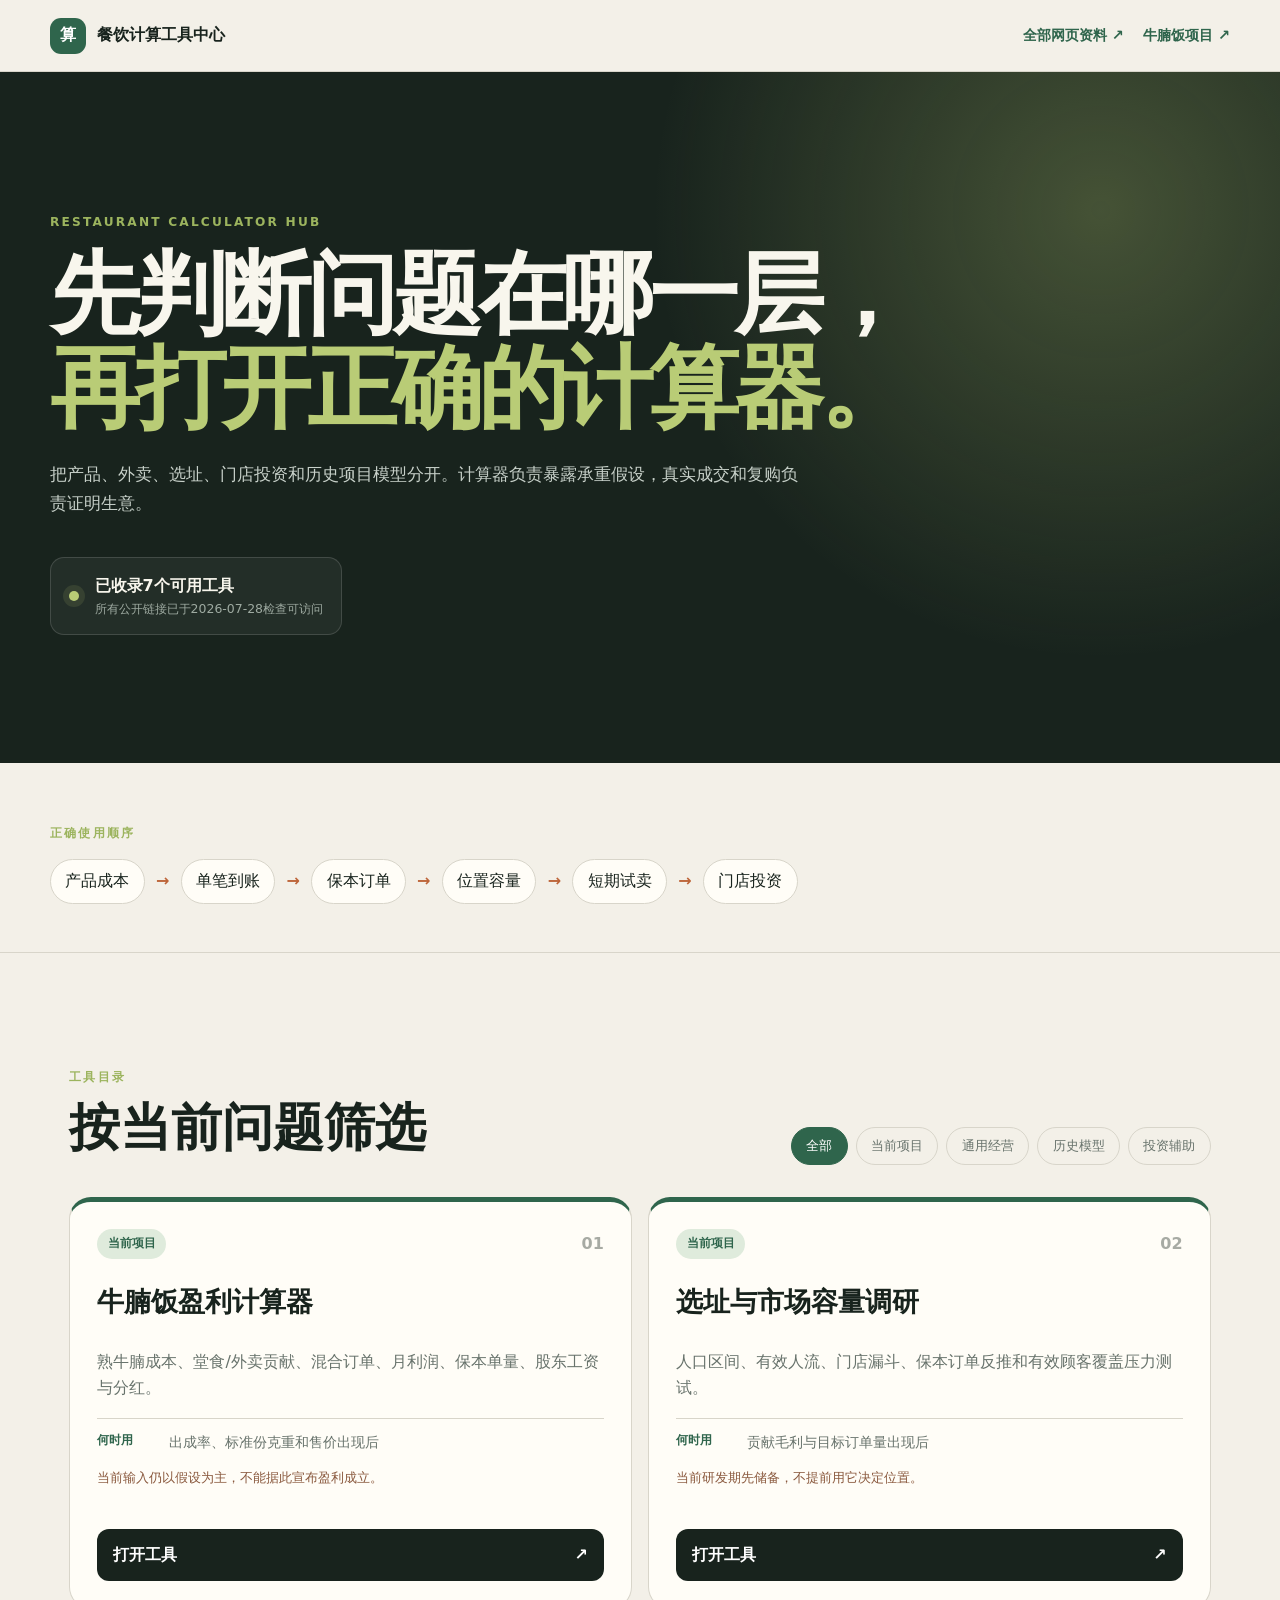
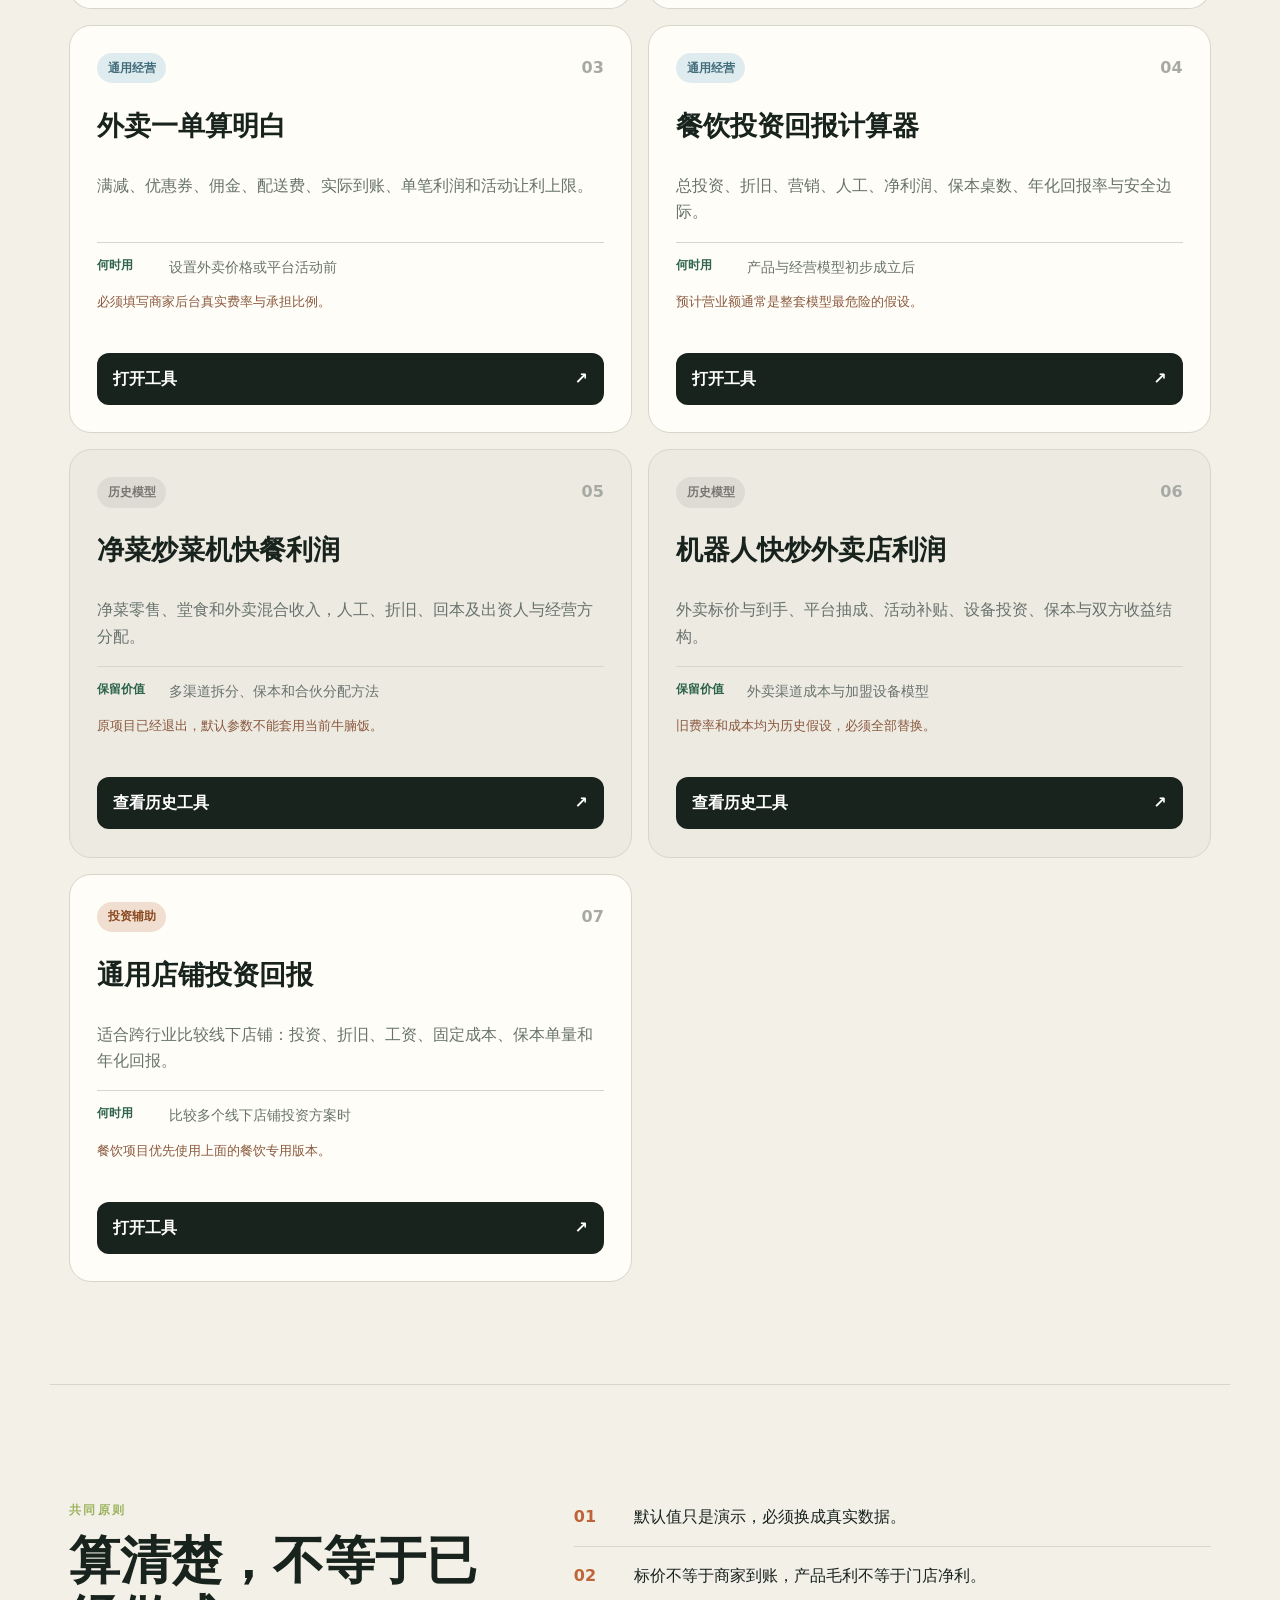
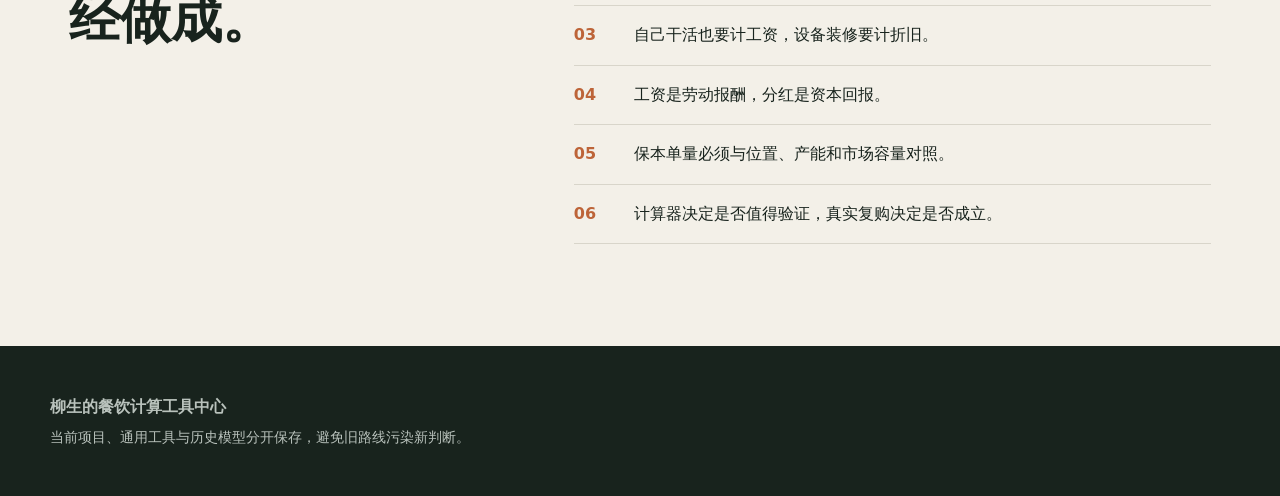
<file: index.html>
<!doctype html>
<html lang="zh-CN">
<head>
  <meta charset="utf-8">
  <meta name="viewport" content="width=device-width, initial-scale=1">
  <meta name="description" content="柳生的餐饮计算工具中心：产品盈利、外卖单笔、选址调研、门店投资、历史模型统一归类。">
  <meta name="theme-color" content="#17231d">
  <title>餐饮计算工具中心</title>
  <link rel="stylesheet" href="styles.css">
</head>
<body>
  <a class="skip" href="#tools">跳到工具</a>
  <header>
    <a class="brand" href="./"><span>算</span>餐饮计算工具中心</a>
    <div class="header-links">
      <a class="guide-link" href="https://312760175liusheng-ship-it.github.io/web-resource-hub/">全部网页资料 ↗</a>
      <a class="guide-link" href="https://312760175liusheng-ship-it.github.io/guangshi-beef-brisket-rice-guide/">牛腩饭项目 ↗</a>
    </div>
  </header>

  <main>
    <section class="hero">
      <p class="eyebrow">RESTAURANT CALCULATOR HUB</p>
      <h1>先判断问题在哪一层，<br><em>再打开正确的计算器。</em></h1>
      <p class="lede">把产品、外卖、选址、门店投资和历史项目模型分开。计算器负责暴露承重假设，真实成交和复购负责证明生意。</p>
      <div class="status"><i></i><div><strong>已收录7个可用工具</strong><span>所有公开链接已于2026-07-28检查可访问</span></div></div>
    </section>

    <section class="flow">
      <p class="eyebrow">正确使用顺序</p>
      <div class="flow-row">
        <span>产品成本</span><b>→</b><span>单笔到账</span><b>→</b><span>保本订单</span><b>→</b><span>位置容量</span><b>→</b><span>短期试卖</span><b>→</b><span>门店投资</span>
      </div>
    </section>

    <section class="tools" id="tools">
      <div class="section-head">
        <div><p class="eyebrow">工具目录</p><h2>按当前问题筛选</h2></div>
        <div class="filters" role="group" aria-label="工具分类筛选">
          <button class="active" data-filter="all">全部</button>
          <button data-filter="current">当前项目</button>
          <button data-filter="general">通用经营</button>
          <button data-filter="history">历史模型</button>
          <button data-filter="auxiliary">投资辅助</button>
        </div>
      </div>

      <div class="tool-grid">
        <article class="tool-card featured" data-category="current">
          <div class="card-top"><span class="tag current">当前项目</span><span class="number">01</span></div>
          <h3>牛腩饭盈利计算器</h3>
          <p>熟牛腩成本、堂食/外卖贡献、混合订单、月利润、保本单量、股东工资与分红。</p>
          <div class="when"><strong>何时用</strong><span>出成率、标准份克重和售价出现后</span></div>
          <div class="warning">当前输入仍以假设为主，不能据此宣布盈利成立。</div>
          <a href="https://312760175liusheng-ship-it.github.io/beef-brisket-rice-calculator/">打开工具 <b>↗</b></a>
        </article>

        <article class="tool-card featured" data-category="current">
          <div class="card-top"><span class="tag current">当前项目</span><span class="number">02</span></div>
          <h3>选址与市场容量调研</h3>
          <p>人口区间、有效人流、门店漏斗、保本订单反推和有效顾客覆盖压力测试。</p>
          <div class="when"><strong>何时用</strong><span>贡献毛利与目标订单量出现后</span></div>
          <div class="warning">当前研发期先储备，不提前用它决定位置。</div>
          <a href="https://312760175liusheng-ship-it.github.io/guangshi-beef-brisket-rice-guide/survey.html">打开工具 <b>↗</b></a>
        </article>

        <article class="tool-card" data-category="general">
          <div class="card-top"><span class="tag general">通用经营</span><span class="number">03</span></div>
          <h3>外卖一单算明白</h3>
          <p>满减、优惠券、佣金、配送费、实际到账、单笔利润和活动让利上限。</p>
          <div class="when"><strong>何时用</strong><span>设置外卖价格或平台活动前</span></div>
          <div class="warning">必须填写商家后台真实费率与承担比例。</div>
          <a href="https://312760175liusheng-ship-it.github.io/jingcai-calculator/waimai/">打开工具 <b>↗</b></a>
        </article>

        <article class="tool-card" data-category="general">
          <div class="card-top"><span class="tag general">通用经营</span><span class="number">04</span></div>
          <h3>餐饮投资回报计算器</h3>
          <p>总投资、折旧、营销、人工、净利润、保本桌数、年化回报率与安全边际。</p>
          <div class="when"><strong>何时用</strong><span>产品与经营模型初步成立后</span></div>
          <div class="warning">预计营业额通常是整套模型最危险的假设。</div>
          <a href="https://312760175liusheng-ship-it.github.io/store-roi-calculator/restaurant-roi-calculator.html">打开工具 <b>↗</b></a>
        </article>

        <article class="tool-card historical" data-category="history">
          <div class="card-top"><span class="tag history">历史模型</span><span class="number">05</span></div>
          <h3>净菜炒菜机快餐利润</h3>
          <p>净菜零售、堂食和外卖混合收入，人工、折旧、回本及出资人与经营方分配。</p>
          <div class="when"><strong>保留价值</strong><span>多渠道拆分、保本和合伙分配方法</span></div>
          <div class="warning">原项目已经退出，默认参数不能套用当前牛腩饭。</div>
          <a href="https://312760175liusheng-ship-it.github.io/jingcai-calculator/">查看历史工具 <b>↗</b></a>
        </article>

        <article class="tool-card historical" data-category="history">
          <div class="card-top"><span class="tag history">历史模型</span><span class="number">06</span></div>
          <h3>机器人快炒外卖店利润</h3>
          <p>外卖标价与到手、平台抽成、活动补贴、设备投资、保本与双方收益结构。</p>
          <div class="when"><strong>保留价值</strong><span>外卖渠道成本与加盟设备模型</span></div>
          <div class="warning">旧费率和成本均为历史假设，必须全部替换。</div>
          <a href="https://312760175liusheng-ship-it.github.io/jingcai-calculator/kuaichao/calc.html">查看历史工具 <b>↗</b></a>
        </article>

        <article class="tool-card" data-category="auxiliary">
          <div class="card-top"><span class="tag auxiliary">投资辅助</span><span class="number">07</span></div>
          <h3>通用店铺投资回报</h3>
          <p>适合跨行业比较线下店铺：投资、折旧、工资、固定成本、保本单量和年化回报。</p>
          <div class="when"><strong>何时用</strong><span>比较多个线下店铺投资方案时</span></div>
          <div class="warning">餐饮项目优先使用上面的餐饮专用版本。</div>
          <a href="https://312760175liusheng-ship-it.github.io/store-roi-calculator/">打开工具 <b>↗</b></a>
        </article>
      </div>
      <p class="empty" hidden>这一分类暂时没有工具。</p>
    </section>

    <section class="rules">
      <div><p class="eyebrow">共同原则</p><h2>算清楚，不等于已经做成。</h2></div>
      <ol>
        <li><b>01</b><span>默认值只是演示，必须换成真实数据。</span></li>
        <li><b>02</b><span>标价不等于商家到账，产品毛利不等于门店净利。</span></li>
        <li><b>03</b><span>自己干活也要计工资，设备装修要计折旧。</span></li>
        <li><b>04</b><span>工资是劳动报酬，分红是资本回报。</span></li>
        <li><b>05</b><span>保本单量必须与位置、产能和市场容量对照。</span></li>
        <li><b>06</b><span>计算器决定是否值得验证，真实复购决定是否成立。</span></li>
      </ol>
    </section>
  </main>

  <footer>
    <strong>柳生的餐饮计算工具中心</strong>
    <p>当前项目、通用工具与历史模型分开保存，避免旧路线污染新判断。</p>
  </footer>
  <script src="script.js"></script>
</body>
</html>
</file>
<file: styles.css>
:root {
  --ink: #18231d;
  --muted: #68736c;
  --paper: #f3f0e8;
  --card: #fffdf7;
  --line: #d8d5ca;
  --green: #2f654c;
  --lime: #b9cc76;
  --orange: #bd6438;
  --blue: #406b7a;
  --gray: #77756f;
}
* { box-sizing: border-box; }
html { scroll-behavior: smooth; }
body { margin: 0; color: var(--ink); background: var(--paper); font-family: "PingFang SC","Microsoft YaHei",system-ui,sans-serif; line-height: 1.65; }
a { color: inherit; }
.skip { position: fixed; left: -999px; top: 1rem; z-index: 99; background: #fff; padding: .6rem 1rem; }
.skip:focus { left: 1rem; }
header { display: flex; justify-content: space-between; align-items: center; min-height: 72px; padding: 0 max(1.2rem,calc((100vw - 1180px)/2)); border-bottom: 1px solid var(--line); }
.brand { display: flex; align-items: center; gap: .7rem; text-decoration: none; font-weight: 900; }
.brand span { display: grid; place-items: center; width: 36px; height: 36px; color: #fff; background: var(--green); border-radius: 11px; }
.guide-link { color: var(--green); font-size: .9rem; font-weight: 700; text-decoration: none; }
.header-links { display: flex; gap: 1.2rem; }
.hero { padding: clamp(5rem,10vw,9rem) max(1.2rem,calc((100vw - 1180px)/2)); background: radial-gradient(circle at 86% 20%,rgba(185,204,118,.28),transparent 28rem),var(--ink); color: #f8f6ed; }
.eyebrow { color: #9cb45e; font-size: .76rem; font-weight: 900; letter-spacing: .18em; }
.hero h1 { max-width: 1000px; margin: 1rem 0 1.5rem; font-family: "Songti SC","STSong",serif; font-size: clamp(3rem,7vw,6.5rem); line-height: 1.05; letter-spacing: -.05em; }
.hero h1 em { color: var(--lime); font-style: normal; }
.lede { max-width: 760px; color: #c7d0c9; font-size: 1.08rem; }
.status { display: flex; gap: 1rem; align-items: center; width: fit-content; margin-top: 2.5rem; padding: .9rem 1.1rem; border: 1px solid rgba(255,255,255,.14); border-radius: 14px; background: rgba(255,255,255,.05); }
.status i { width: 10px; height: 10px; background: var(--lime); border-radius: 50%; box-shadow: 0 0 0 6px rgba(185,204,118,.12); }
.status strong,.status span { display: block; }
.status span { color: #9eaaa1; font-size: .78rem; }
.flow { padding: 3rem max(1.2rem,calc((100vw - 1180px)/2)); border-bottom: 1px solid var(--line); }
.flow-row { display: flex; flex-wrap: wrap; gap: .7rem; align-items: center; margin-top: 1rem; }
.flow-row span { padding: .5rem .9rem; background: var(--card); border: 1px solid var(--line); border-radius: 999px; }
.flow-row b { color: var(--orange); }
.tools,.rules { max-width: 1180px; margin: 0 auto; padding: clamp(4rem,8vw,7rem) 1.2rem; }
.section-head { display: flex; justify-content: space-between; gap: 2rem; align-items: flex-end; margin-bottom: 2rem; }
h2 { margin: .4rem 0; font-family: "Songti SC","STSong",serif; font-size: clamp(2rem,4vw,3.5rem); line-height: 1.15; }
.filters { display: flex; flex-wrap: wrap; gap: .5rem; }
.filters button { padding: .55rem .9rem; color: var(--muted); background: transparent; border: 1px solid var(--line); border-radius: 999px; cursor: pointer; }
.filters button.active,.filters button:hover { color: #fff; background: var(--green); border-color: var(--green); }
.tool-grid { display: grid; grid-template-columns: repeat(2,1fr); gap: 1rem; }
.tool-card { display: flex; flex-direction: column; min-height: 390px; padding: 1.7rem; border: 1px solid var(--line); border-radius: 22px; background: var(--card); transition: transform .2s,box-shadow .2s; }
.tool-card:hover { transform: translateY(-3px); box-shadow: 0 16px 45px rgba(24,35,29,.1); }
.tool-card[hidden] { display: none; }
.tool-card.featured { border-top: 5px solid var(--green); }
.tool-card.historical { background: #edeae2; }
.card-top { display: flex; justify-content: space-between; align-items: center; }
.tag { padding: .35rem .65rem; border-radius: 999px; font-size: .72rem; font-weight: 900; }
.tag.current { color: var(--green); background: #dfebdc; }
.tag.general { color: var(--blue); background: #dfecef; }
.tag.history { color: var(--gray); background: #dedbd4; }
.tag.auxiliary { color: #8a481f; background: #f0dfd0; }
.number { color: #a7aaa3; font-weight: 900; }
.tool-card h3 { margin: 1.3rem 0 .5rem; font-family: "Songti SC","STSong",serif; font-size: 1.7rem; }
.tool-card > p { color: var(--muted); }
.when { display: grid; grid-template-columns: 60px 1fr; gap: .7rem; margin-top: auto; padding: .8rem 0; border-top: 1px solid var(--line); }
.when strong { color: var(--green); font-size: .75rem; }
.when span { color: var(--muted); font-size: .86rem; }
.warning { min-height: 46px; margin-bottom: 1rem; color: #8a593e; font-size: .8rem; }
.tool-card > a { display: flex; justify-content: space-between; padding: .8rem 1rem; color: #fff; background: var(--ink); border-radius: 12px; font-weight: 800; text-decoration: none; }
.tool-card > a:hover { background: var(--green); }
.empty { padding: 3rem; color: var(--muted); text-align: center; }
.rules { display: grid; grid-template-columns: .8fr 1.2fr; gap: 5rem; border-top: 1px solid var(--line); }
.rules ol { margin: 0; padding: 0; list-style: none; }
.rules li { display: grid; grid-template-columns: 44px 1fr; gap: 1rem; padding: 1rem 0; border-bottom: 1px solid var(--line); }
.rules li b { color: var(--orange); }
footer { padding: 3rem max(1.2rem,calc((100vw - 1180px)/2)); color: #b9c2bc; background: var(--ink); }
footer p { margin: .3rem 0 0; font-size: .85rem; }
@media(max-width:800px) {
  .section-head,.rules { grid-template-columns: 1fr; flex-direction: column; align-items: flex-start; gap: 1.5rem; }
  .tool-grid { grid-template-columns: 1fr; }
  .guide-link { font-size: .75rem; }
}
@media(max-width:520px) {
  header { align-items: flex-start; flex-direction: column; gap: .5rem; padding-top: .8rem; padding-bottom: .8rem; }
  .header-links { width: 100%; justify-content: space-between; gap: .8rem; }
  .hero h1 { font-size: 2.75rem; }
  .status { width: 100%; }
  .filters { width: 100%; overflow-x: auto; flex-wrap: nowrap; padding-bottom: .3rem; }
  .filters button { white-space: nowrap; }
}
@media(prefers-reduced-motion:reduce) { html { scroll-behavior: auto; } .tool-card { transition: none; } }
</file>
